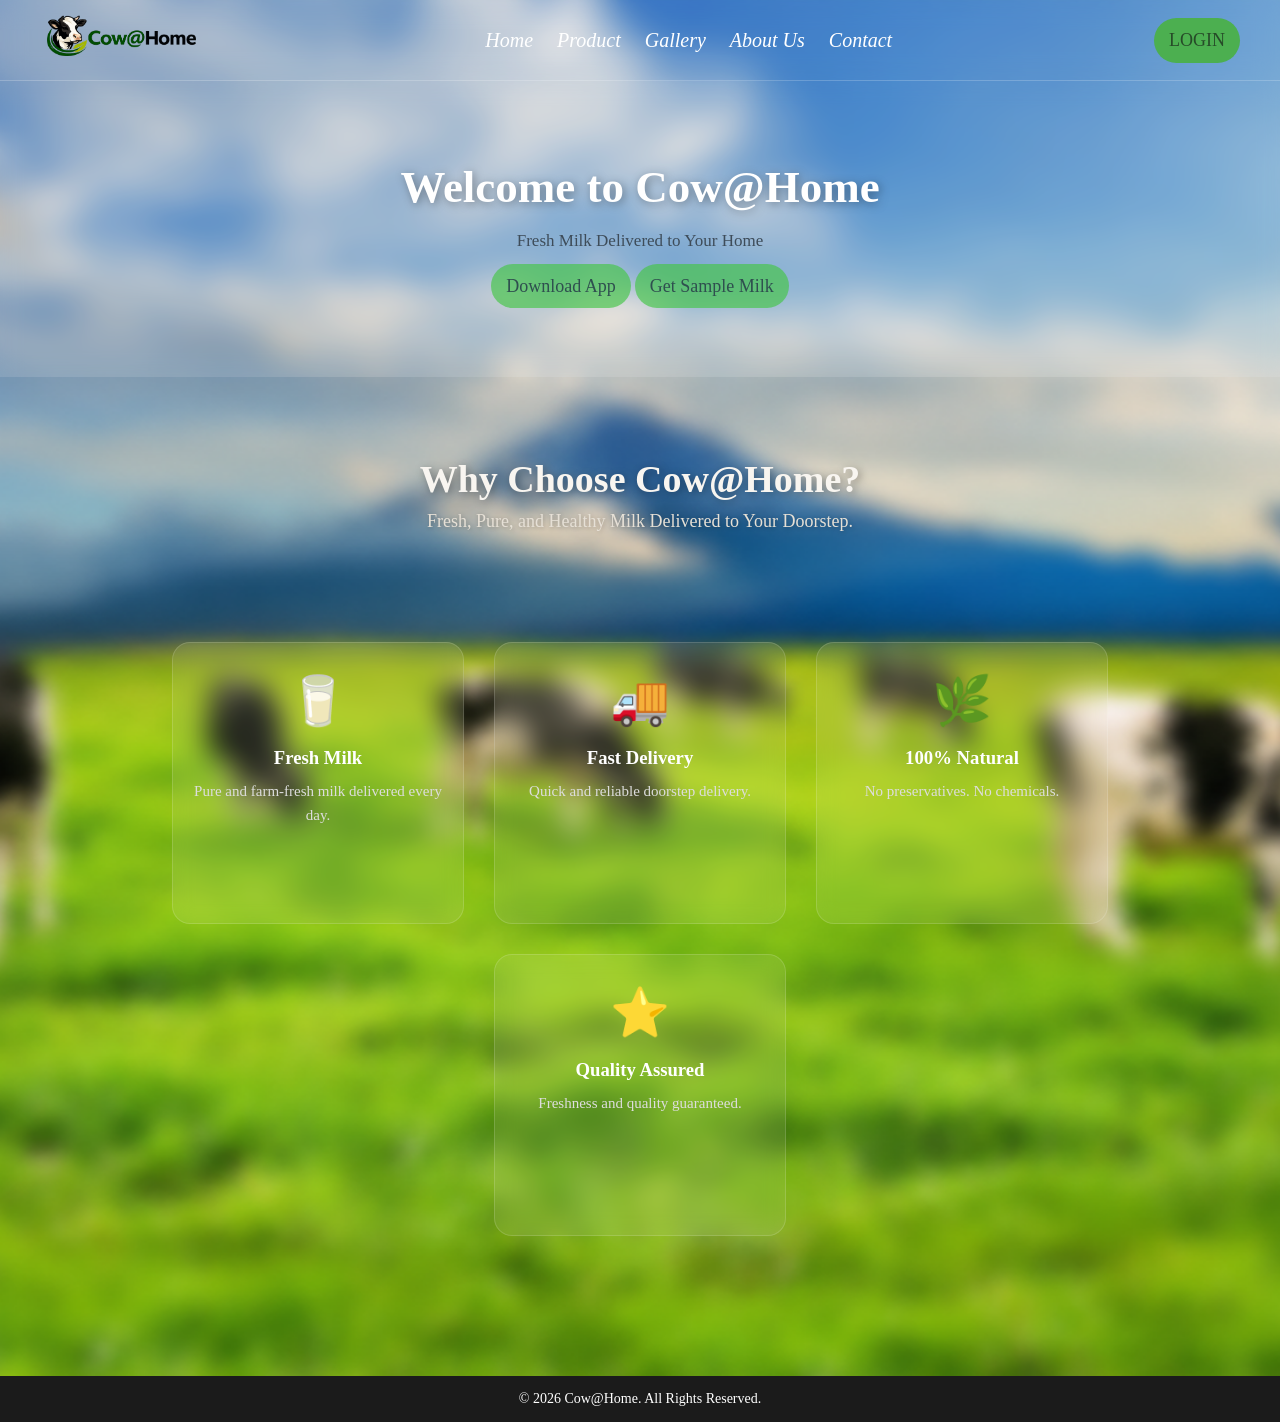
<file: index.html>
<!DOCTYPE html>
<html lang='en'>
<head>
    <meta charset='utf-8'>
    <meta name='viewport' content='width=device-width, initial-scale=1'>
    <title>Cow@Home</title>
    <link rel='stylesheet' href='styless.css'>
</head>
<body>
    <header>
    <div class="logo">
        <img src="assets/cow@home.png" class="logos";>
    </div>
    <nav>
        <a href="">Home</a>
        <a href="">Product</a>
        <a href="">Gallery</a>
        <a href="">About Us</a>
        <a href="">Contact</a>
    </nav>
   
        <a href="" class="log">LOGIN</a>
   
    </header>
<section class="tab">
    <h1 >
       Welcome to Cow@Home
    </h1>
    <p>Fresh Milk Delivered to Your Home</p>
    <a href="" class="btn">Download App</a>
    <a href="another/login.html" class="btn">Get Sample Milk</a>
</section>

<section class="section">

    <h2 class="section-title">Why Choose Cow@Home?</h2>
    <p class="section-subtitle">
        Fresh, Pure, and Healthy Milk Delivered to Your Doorstep.
    </p>

    <div class="features">

        <div class="feature-box">
            <div class="icon">🥛</div>
            <h3>Fresh Milk</h3>
            <p>Pure and farm-fresh milk delivered every day.</p>
        </div>

        <div class="feature-box">
            <div class="icon">🚚</div>
            <h3>Fast Delivery</h3>
            <p>Quick and reliable doorstep delivery.</p>
        </div>

        <div class="feature-box">
            <div class="icon">🌿</div>
            <h3>100% Natural</h3>
            <p>No preservatives. No chemicals.</p>
        </div>

        <div class="feature-box">
            <div class="icon">⭐</div>
            <h3>Quality Assured</h3>
            <p>Freshness and quality guaranteed.</p>
        </div>

    </div>

</section>
<footer>
    <p>© 2026 Cow@Home. All Rights Reserved.</p>
</footer>

    
</body>
</html>
</file>
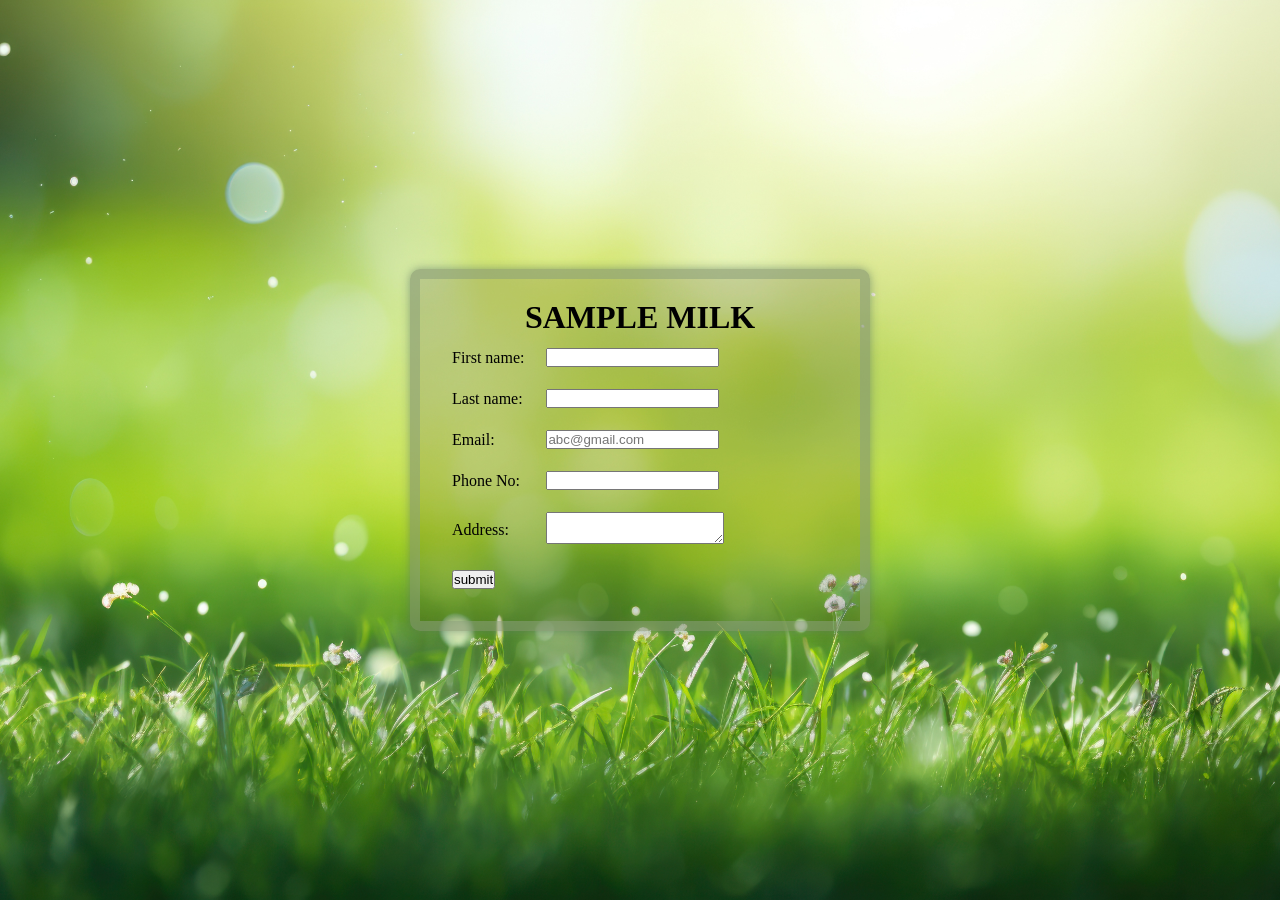
<file: another/login.html>
<!DOCTYPE html>
<html lang='en'>
<head>
    <meta charset='utf-8'>
    <meta name='viewport' content='width=device-width, initial-scale=1'>
    <title>Cow@Home</title>
    <link rel='stylesheet' href='sstyle.css'>
</head>
<body>
        <div class="reg">
      <h1 class="h" >SAMPLE MILK</h1>
        
        <table>
            <form >
            <tr><td>First name:</td><td><input  type="text"name="fname"></td></tr>
            <tr><td>Last name:</td><td><input type="text"name="lname"></td></tr>
            <tr><td>Email:</td><td><input type="text"email="email" placeholder="abc@gmail.com"></td></tr>
              <tr><td>Phone No:</td><td><input type="number"name="number"></td></tr>
              <tr><td>Address:</td><td><textarea></textarea></td></tr>
              <tr><td><input type="submit" value="submit" class="btn"></td></tr>
            </form>
        </table>
    </div>
    
</body>
</html>
</file>
<file: styless.css>
*{
    margin: 0;
    padding: 0;
}
body {
    margin:0;
    padding:0;
    background-image: url(assets/cow.png);
    background-size: cover;
   background-repeat: no-repeat;
   background-position: center;
    /* min-height: 100vh;  */
}
.logos{
     height: 60px;              /* Logo Size */
    width: auto;
    display: block;

}
header {

    background: rgba(255,255,255,0.12);
    backdrop-filter: blur(12px);
    border-bottom: 1px solid rgba(255,255,255,0.2);

    padding: 10px 40px;
    display: flex;
    justify-content: space-between;
    align-items: center;
}
.logo{
    font-size: 25px;
    font-style: oblique;
    font-weight: bold;
    color: rgb(4, 6, 5);
    font-family:'Times New Roman', Times, serif;

}
header nav a{
    color:white;
    text-decoration: solid;
    font-family: fantasy;
    font-style: italic;
    margin-left: 20px;
    font-size: 20px;
    cursor: pointer;

    
}
.log{
    color: rgba(17, 17, 17, 0.637);
    text-decoration:solid;
    padding: 12px 15px;
    background-color: #4caf50;
    border: none;
    border-radius: 30px;
    font-size: 18px;
    cursor: pointer;
}
.log:hover{
    color: floralwhite;
}
header nav a:hover{
    color: khaki;
}
.tab{
    text-align: center;
    padding: 80px 20px;
    background: rgba(255,255,255,0.12);
    backdrop-filter: blur(10px);
}
.tab h1{
    font-size: 45px;
    margin-bottom: 18px;
    color: #FFFFFF;
text-shadow: 2px 2px 10px rgba(0,0,0,0.35);
}
.tab p{
    font-size: 17px;
    margin-bottom: 25px;
    font-style: initial;
    color: #3E4C59;

}
.tab .btn{
    background-color: beige;
    color: darkslategray;
    text-decoration:solid;
    padding: 12px 15px;
    background-color: #44c546a7;
    border: none; 
    border-radius: 30px;
    font-size: 18px;
    cursor: pointer;
    
}
.tab .btn:hover{
    color: floralwhite;
}
.section{
    padding:80px 50px;
    text-align:center;
}

.section-title{
    font-size:38px;
     color:#F8F5F0;
    text-shadow:2px 2px 8px rgba(0,0,0,0.35);
    margin-bottom:10px;
    font-weight:bold;
}

.section-subtitle{
    font-size:18px;
     color:#E6E0D6;
    text-shadow:1px 1px 4px rgba(0,0,0,0.25);
    margin-bottom:50px;
}
.features{
    display:flex;
    justify-content:center;
    gap:30px;
    flex-wrap:wrap;
    padding:60px 40px;
}

.feature-box{
    width:250px;
    height:220px;
    background:rgba(255,255,255,0.08);
    backdrop-filter:blur(10px);
    border:1px solid rgba(255,255,255,0.15);
    border-radius:18px;
    text-align:center;
    padding:30px 20px;
    transition:0.4s ease;
    cursor:default;
}

.feature-box:hover{
    transform:translateY(-8px);
    box-shadow:0 0 25px rgba(0,255,120,.6);
    border-color:#55ff99;
}

.icon{
    font-size:48px;
    margin-bottom:18px;
}

.feature-box h3{
    color:#fff;
    margin-bottom:10px;
}

.feature-box p{
    color:#ddd;
    line-height:1.6;
    font-size:15px;
}
footer{
    background: #1b1b1b;
    color: white;
    text-align: center;
    padding: 15px 0;
    font-size: 14px;
}
</file>
<file: another/sstyle.css>
*{
    margin: 0;
    padding: 0;

}
body{
      height: 100vh;
    display: flex;
    justify-content: center;
    align-items: center;

    background-image: url(assets/imgg.jpg);
     background-size: cover;
   background-repeat: no-repeat;
   background-position: center;
  
}
.h{
    display: flex;
    justify-content: center;
    align-items: center;
}
.reg{
    background-color:rgba(43, 36, 27, 0.151);
    border: 10px solid rgba(138, 161, 123, 0.55);
    border-radius: 10px;
    width: 400px;
    padding: 20px;
    box-shadow: 0px 0px 10px rgba(91, 121, 101, 0.637);
}
td{
    padding: 10px;
}

.btn:hover{
    color: rgb(185, 20, 20);
    transform: scale(1.2);
}
</file>
